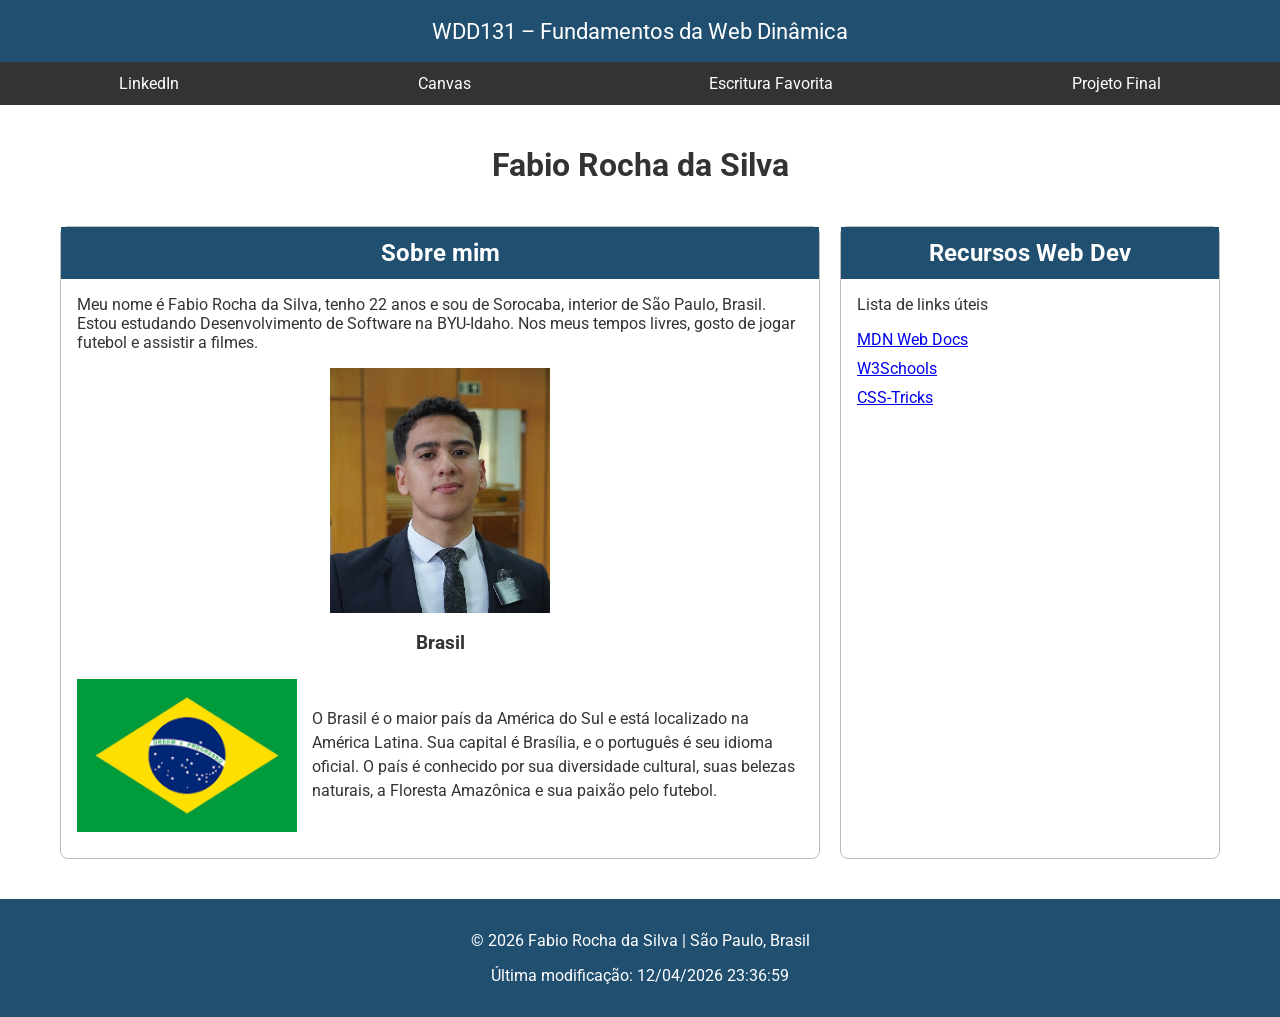
<file: index.html>
<!DOCTYPE html>
<html lang="pt-BR">

<head>
    <meta charset="UTF-8">
    <meta name="viewport" content="width=device-width, initial-scale=1.0">
    <meta name="description"
        content="Página inicial de Fabio Rocha para WDD 131 – Fundamentos da Web Dinâmica. Sobre mim, futebol, filmes e desenvolvimento web.">
    <meta name="author" content="Fabio Rocha">

    <title>WDD 131 – Fundamentos da Web Dinâmica - Fabio Rocha</title>
    <link rel="preconnect" href="https://fonts.googleapis.com">
    <link rel="preconnect" href="https://fonts.gstatic.com" crossorigin>
    <link href="https://fonts.googleapis.com/css2?family=Roboto:wght@400;700&display=swap" rel="stylesheet">
    <link rel="stylesheet" href="estilos/base.css">
    <script src="scripts/obterdatas.js" defer></script>
</head>

<body>
    <header>
        <span id="titulo-curso">WDD131 – Fundamentos da Web Dinâmica</span>
        <nav>
            <a href="https://www.linkedin.com/in/fabio-rocha-silva/">LinkedIn</a>
            <a href="https://byupw.instructure.com/">Canvas</a>
            <a href="https://www.churchofjesuschrist.org/study/scriptures/bofm/mosiah/2?lang=por&id=p41#p41">Escritura
                Favorita</a>
            <a href="#">Projeto Final</a>
        </nav>
    </header>
    <main>
        <h1> Fabio Rocha da Silva </h1>
        <section class="card">
            <h2>Sobre mim</h2>
            <p>Meu nome é Fabio Rocha da Silva, tenho 22 anos e sou de Sorocaba, interior de São Paulo, Brasil. Estou
                estudando Desenvolvimento de Software na BYU-Idaho. Nos meus tempos livres, gosto de jogar futebol e
                assistir a filmes.</p>
           <img src="imagens/perfil.jpg" alt="Foto de Fabio Rocha da Silva">

            <h3>Brasil</h3>

            <div class="sobre-brasil">
                <img src="imagens/brasil.png" alt="Bandeira do Brasil">

                <p>
                    O Brasil é o maior país da América do Sul e está localizado na
                    América Latina. Sua capital é Brasília, e o português é seu idioma
                    oficial. O país é conhecido por sua diversidade cultural, suas
                    belezas naturais, a Floresta Amazônica e sua paixão pelo futebol.
                </p>
            </div>

        </section>
        <section class="card">
            <h2>Recursos Web Dev</h2>
            <p> Lista de links úteis</p>
            <a href="https://developer.mozilla.org/pt-BR/">MDN Web Docs</a>
            <a href="https://www.w3schools.com/">W3Schools</a>
            <a href="https://css-tricks.com/">CSS-Tricks</a>

        </section>

    </main>
    <footer>
        <p>© <span id="anoatual"></span> Fabio Rocha da Silva | São Paulo, Brasil</p>
        <p id="ultimaModificacao"></p>
    </footer>
</body>


</html>
</file>
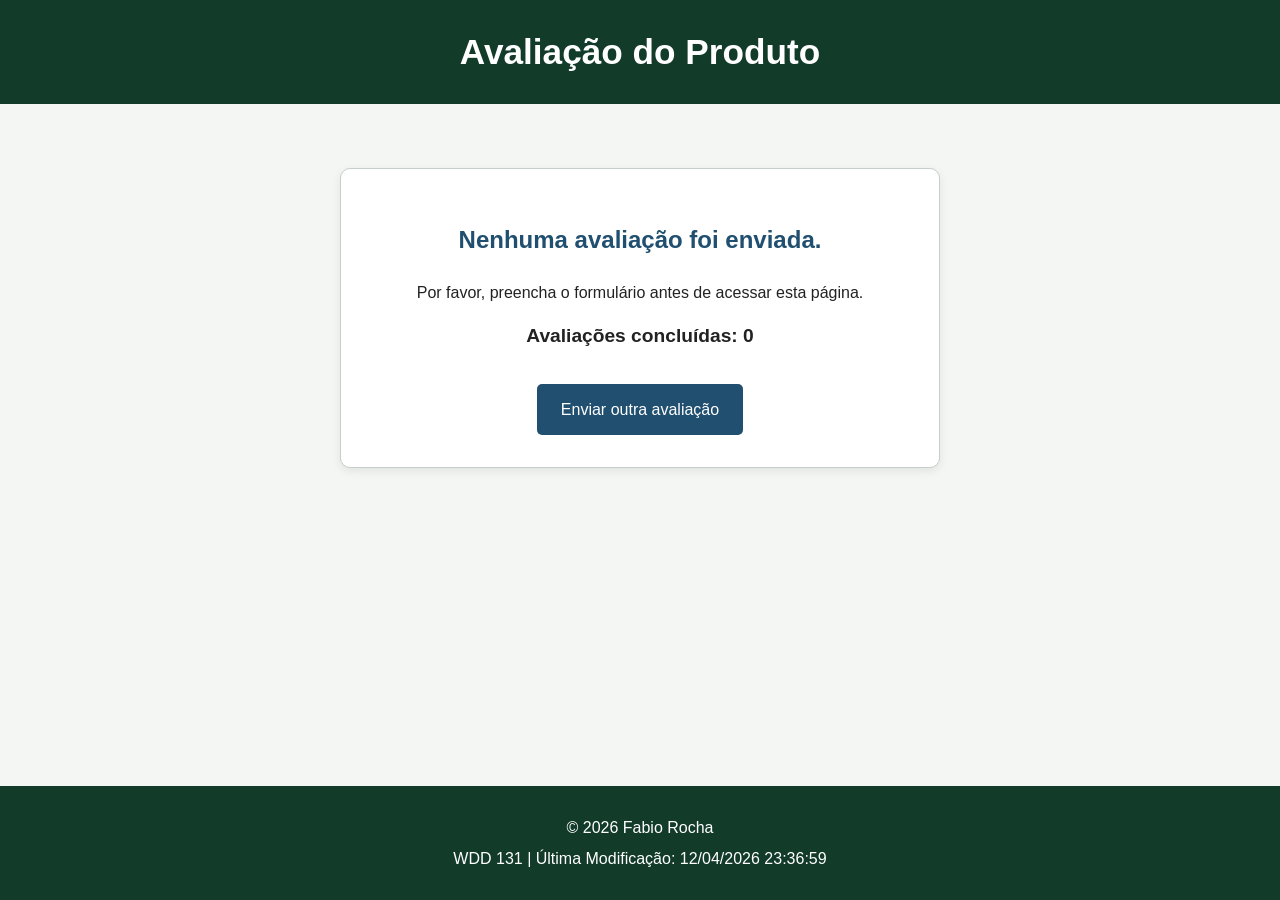
<file: avaliacao.html>
<!DOCTYPE html>
<html lang="pt-BR">
<head>
    <meta charset="UTF-8">
    <meta name="viewport" content="width=device-width, initial-scale=1.0">
    <meta name="description" content="Confirmação de envio da avaliação do produto">
    <meta name="author" content="Fabio Rocha">
    <title>Avaliação Enviada | WDD 131</title>

    <link rel="stylesheet" href="estilos/formulario.css">
    <script src="scripts/avaliacao.js" defer></script>

    <style>
        .confirmation {
            max-width: 600px;
            margin: 2rem auto;
            padding: 2rem;
            text-align: center;
            background-color: #ffffff;
            border-radius: 10px;
        }

        .confirmation h2 {
            color: #204f70;
        }

        .confirmation p {
            margin: 1rem 0;
        }

        .counter {
            font-size: 1.2rem;
            font-weight: bold;
            margin-top: 1.5rem;
        }

        .confirmation a {
            display: inline-block;
            margin-top: 1rem;
            padding: 0.8rem 1.5rem;
            background-color: #204f70;
            color: white;
            text-decoration: none;
            border-radius: 5px;
        }

        .confirmation a:hover {
            background-color: #163750;
        }
    </style>
</head>
<body>
    <header>
        <h1>Avaliação do Produto</h1>
    </header>

    <main>
        <section class="confirmation">
            <h2 id="confirmation-message">Obrigado pela sua avaliação!</h2>

            <p>
                Sua avaliação foi enviada com sucesso.
                Agradecemos por compartilhar sua experiência.
            </p>

            <p class="counter">
                Avaliações concluídas:
                <span id="review-count">0</span>
            </p>

            <a href="formulario.html">Enviar outra avaliação</a>
        </section>
    </main>

    <footer>
        <p>&copy; <span id="current-year"></span> Fabio Rocha</p>
        <p>WDD 131 | Última Modificação: <span id="last-modified"></span></p>
    </footer>

    <script>
        document.querySelector("#current-year").textContent = new Date().getFullYear();
        document.querySelector("#last-modified").textContent = document.lastModified;
    </script>
</body>
</html>
</file>
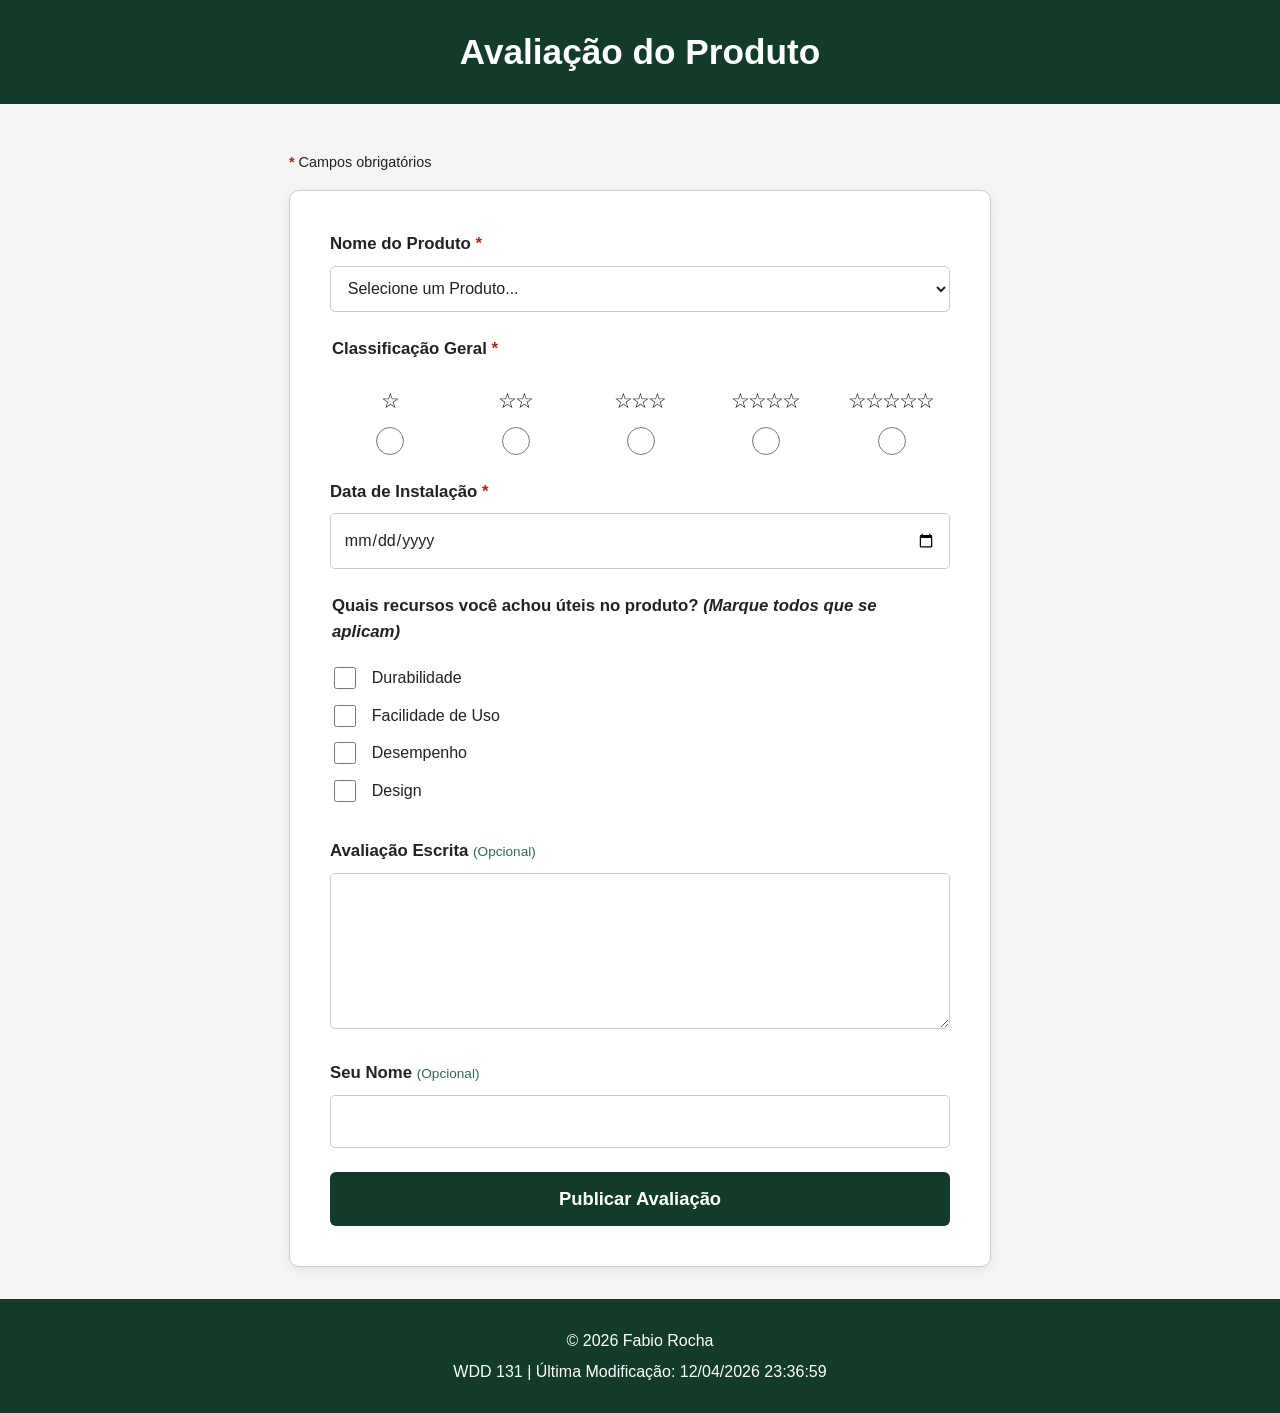
<file: formulario.html>
<!DOCTYPE html>
<html lang="pt-BR">
<head>
    <meta charset="UTF-8">
    <meta name="viewport" content="width=device-width, initial-scale=1.0">
    <meta name="description" content="Avalie nossos produtos, compartilhe sua experiência, escolha uma classificação e conte quais recursos foram mais úteis para você.">
    <meta name="author" content="Fabio Rocha">
    <title>Avaliação do Produto | WDD 131</title>

    <link rel="stylesheet" href="estilos/formulario.css">
    <script src="scripts/formulario.js" defer></script>
    <script src="scripts/footer.js" defer></script>
</head>
<body>
    <header>
        <h1>Avaliação do Produto</h1>
    </header>

    <main>
        <p class="required-note"><span class="required">*</span> Campos obrigatórios</p>
        <form method="get" action="avaliacao.html">

            <div class="form-group">
                <label for="produto">Nome do Produto <span class="required">*</span></label>
                <select id="produto" name="produto" required>
                    <option value="" disabled selected>Selecione um Produto...</option>
                </select>
            </div>

            <div class="form-group">
                <fieldset>
                    <legend>Classificação Geral <span class="required">*</span></legend>

                    <div class="rating-options">
                        <label for="rating-1">
                            <span>☆</span>
                            <input type="radio" id="rating-1" name="classificacao" value="1" required>
                        </label>

                        <label for="rating-2">
                            <span>☆☆</span>
                            <input type="radio" id="rating-2" name="classificacao" value="2" required>
                        </label>

                        <label for="rating-3">
                            <span>☆☆☆</span>
                            <input type="radio" id="rating-3" name="classificacao" value="3" required>
                        </label>

                        <label for="rating-4">
                            <span>☆☆☆☆</span>
                            <input type="radio" id="rating-4" name="classificacao" value="4" required>
                        </label>

                        <label for="rating-5">
                            <span>☆☆☆☆☆</span>
                            <input type="radio" id="rating-5" name="classificacao" value="5" required>
                        </label>
                    </div>
                </fieldset>
            </div>

            <div class="form-group">
                <label for="data-instalacao">Data de Instalação <span class="required">*</span></label>
                <input type="date" id="data-instalacao" name="data-instalacao" required>
            </div>

            <div class="form-group">
                <fieldset>
                    <legend>
                        Quais recursos você achou úteis no produto?
                        <em>(Marque todos que se aplicam)</em>
                    </legend>

                    <label class="checkbox-option" for="durabilidade">
                        <input type="checkbox" id="durabilidade" name="recursos" value="Durabilidade">
                        Durabilidade
                    </label>

                    <label class="checkbox-option" for="facilidade">
                        <input type="checkbox" id="facilidade" name="recursos" value="Facilidade de Uso">
                        Facilidade de Uso
                    </label>

                    <label class="checkbox-option" for="desempenho">
                        <input type="checkbox" id="desempenho" name="recursos" value="Desempenho">
                        Desempenho
                    </label>

                    <label class="checkbox-option" for="design">
                        <input type="checkbox" id="design" name="recursos" value="Design">
                        Design
                    </label>
                </fieldset>
            </div>

            <div class="form-group">
                <label for="avaliacao-escrita">
                    Avaliação Escrita <span class="optional">(Opcional)</span>
                </label>
                <textarea id="avaliacao-escrita" name="avaliacao-escrita" rows="5"></textarea>
            </div>

            <div class="form-group">
                <label for="nome-usuario">
                    Seu Nome <span class="optional">(Opcional)</span>
                </label>
                <input type="text" id="nome-usuario" name="nome-usuario">
            </div>

            <input type="submit" value="Publicar Avaliação">

        </form>
    </main>

    <footer>
        <p>&copy; <span id="current-year"></span> Fabio Rocha</p>
        <p>WDD 131 | Última Modificação: <span id="last-modified"></span></p>
    </footer>

</body>
</html>
</file>
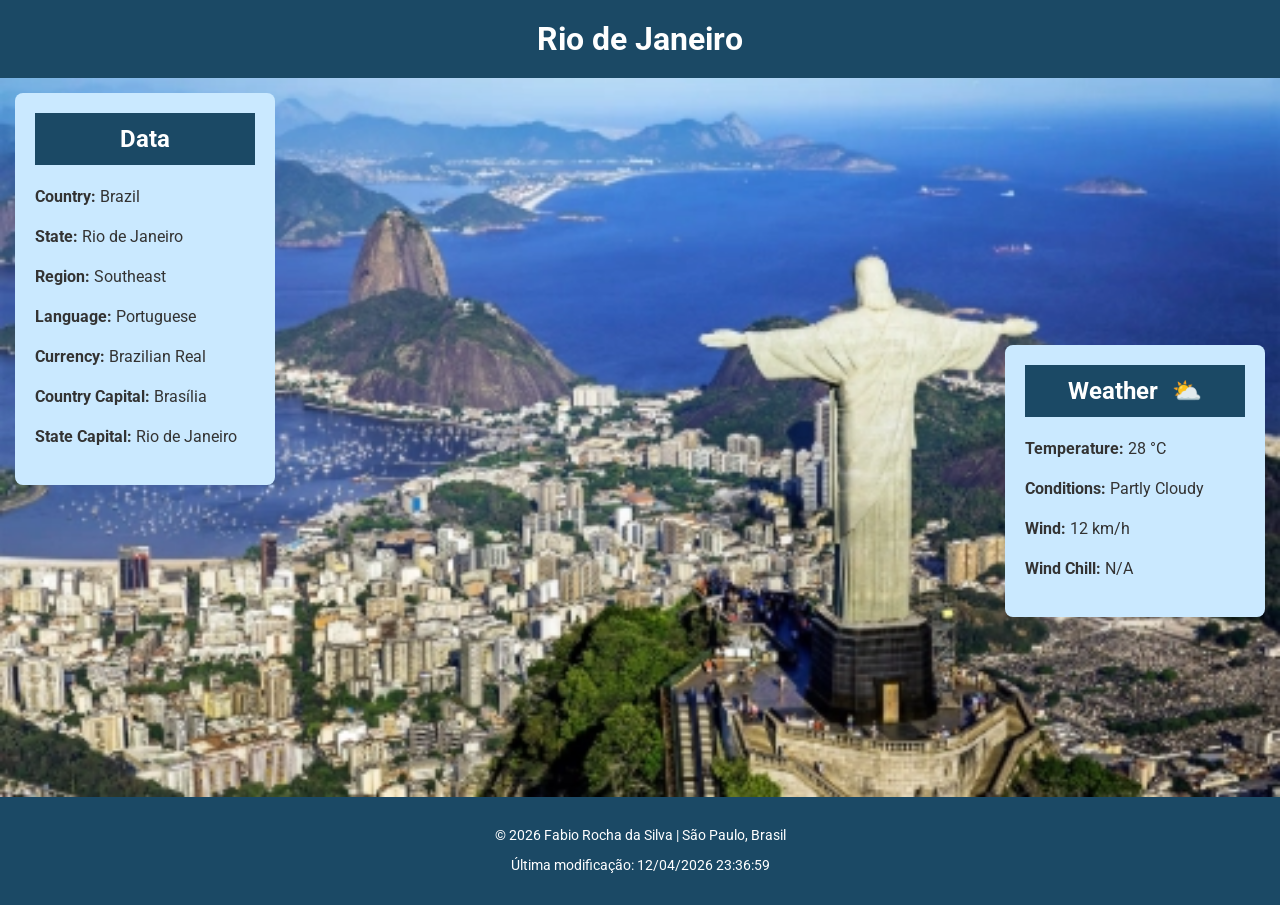
<file: local.html>
<!DOCTYPE html>
<html lang="pt-BR">

<head>
    <meta charset="UTF-8">
    <meta name="viewport" content="width=device-width, initial-scale=1.0">
    <meta name="description" content="Conheça o Rio de Janeiro, suas características, localização e clima.">
    <meta name="author" content="Fabio Rocha">

    <title>Rio de Janeiro | WDD 131</title>
    <link rel="preconnect" href="https://fonts.googleapis.com">
    <link rel="preconnect" href="https://fonts.gstatic.com" crossorigin>
    <link href="https://fonts.googleapis.com/css2?family=Roboto:wght@400;700&display=swap" rel="stylesheet">
    <link rel="stylesheet" href="estilos/local.css">

    <script src="scripts/local.js" defer></script>

</head>

<body>
    <header>
        <h1>Rio de Janeiro</h1>

    </header>
    <main>
        <picture>
            <source srcset="imagens/rio-pequeno.webp" media="(max-width: 500px)">
           <img src="imagens/rio-grande.webp"
            alt="Vista panorâmica do Rio de Janeiro com o Cristo Redentor"
            width="1920" height="1080">
        </picture>
        <section>
            <h2>Data</h2>

            <p><strong>Country:</strong> Brazil</p>
            <p><strong>State:</strong> Rio de Janeiro</p>
            <p><strong>Region:</strong> Southeast</p>
            <p><strong>Language:</strong> Portuguese</p>
            <p><strong>Currency:</strong> Brazilian Real</p>
            <p><strong>Country Capital:</strong> Brasília</p>
            <p><strong>State Capital:</strong> Rio de Janeiro</p>

        </section>

        <section>
            <h2>Weather</h2>
            <img class="icone-mobile" src="imagens/clima.svg" alt="">

            <p><strong>Temperature:</strong> 28 °C</p>
            <p><strong>Conditions:</strong> Partly Cloudy</p>
            <p><strong>Wind:</strong> 12 km/h</p>
            <p><strong>Wind Chill:</strong> <span id="sensacaoTermica">N/A</span></p>

        </section>

    </main>
    <footer>
        <p>© <span id="anoatual"></span> Fabio Rocha da Silva | São Paulo, Brasil</p>
        <p id="ultimaModificacao"></p>
    </footer>
</body>


</html>
</file>
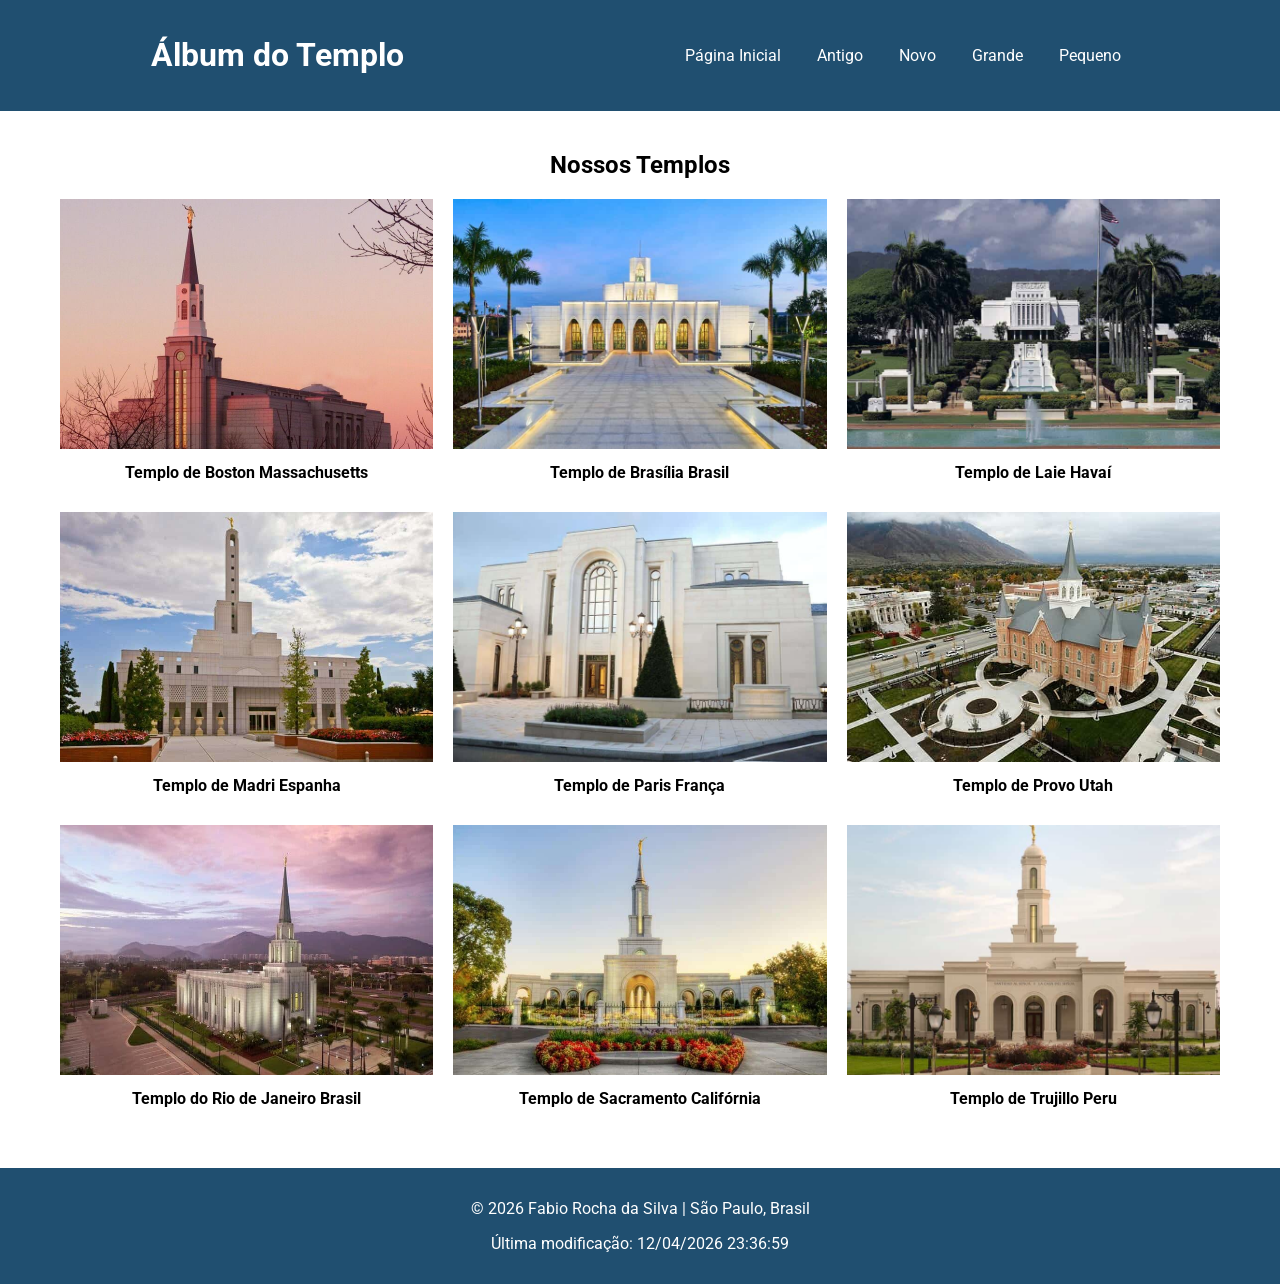
<file: templos.html>
<!DOCTYPE html>
<html lang="pt-BR">

<head>
    <meta charset="UTF-8">
    <meta name="viewport" content="width=device-width, initial-scale=1.0">
    <meta name="description" content="Álbum de imagens dos templos de A Igreja de Jesus Cristo dos Santos dos Últimos Dias.">
    <meta name="author" content="Fabio Rocha">

    <title>Álbum do Templo | WDD 131</title>
    <link rel="preconnect" href="https://fonts.googleapis.com">
    <link rel="preconnect" href="https://fonts.gstatic.com" crossorigin>
    <link href="https://fonts.googleapis.com/css2?family=Roboto:wght@400;700&display=swap" rel="stylesheet">
    <link rel="stylesheet" href="estilos/templos.css">
    <link rel="stylesheet" href="estilos/templos-grandes.css" media="(min-width: 768px)">
    <script src="scripts/templos.js" defer></script>
 
</head>

<body>
    <header>
        <h1>Álbum do Templo</h1>
        <button id="menu" aria-label="Abrir menu">☰</button>
        <nav id="navegacao">
            <a href="#">Página Inicial</a>
            <a href="#">Antigo</a>
            <a href="#">Novo</a>
            <a href="#">Grande</a>
            <a href="#">Pequeno</a>
        </nav>
    </header>
    <main>
        <h2>Nossos Templos</h2>
        <div id="galeria">
            <figure>
                <img src="imagens/templo-boston.jpg" alt="Templo de Boston Massachusetts">
                <figcaption>Templo de Boston Massachusetts</figcaption>
            </figure>
            <figure>
                <img src="imagens/templo-brasilia.jpg" alt="Templo de Brasília Brasil">
                <figcaption>Templo de Brasília Brasil</figcaption>
            </figure>
            <figure>
                <img src="imagens/templo-havai.jpg" alt="Templo de Laie Havaí">
                <figcaption>Templo de Laie Havaí</figcaption>
            </figure>
            <figure>
                <img src="imagens/templo-madri.jpg" alt="Templo de Madri Espanha">
                <figcaption>Templo de Madri Espanha</figcaption>
            </figure>
            <figure>
                <img src="imagens/templo-paris.jpg" alt="Templo de Paris França">
                <figcaption>Templo de Paris França</figcaption>
            </figure>
            <figure>
                <img src="imagens/templo-provo.jpg" alt="Templo de Provo Utah">
                <figcaption>Templo de Provo Utah</figcaption>
            </figure>
            <figure>
                <img src="imagens/templo-rio-de-janeiro.jpg" alt="Templo do Rio de Janeiro Brasil">
                <figcaption>Templo do Rio de Janeiro Brasil</figcaption>
            </figure>
            <figure>
                <img src="imagens/templo-sacramento.jpg" alt="Templo de Sacramento Califórnia">
                <figcaption>Templo de Sacramento Califórnia</figcaption>
            </figure>
            <figure>
                <img src="imagens/templo-trujillo-peru.jpg" alt="Templo de Trujillo Peru">
                <figcaption>Templo de Trujillo Peru</figcaption>
            </figure>
        </div>
    </main>
    <footer>
        <p>© <span id="anoatual"></span> Fabio Rocha da Silva | São Paulo, Brasil</p>
        <p id="ultimaModificacao"></p>
    </footer>
</body>


</html>
</file>
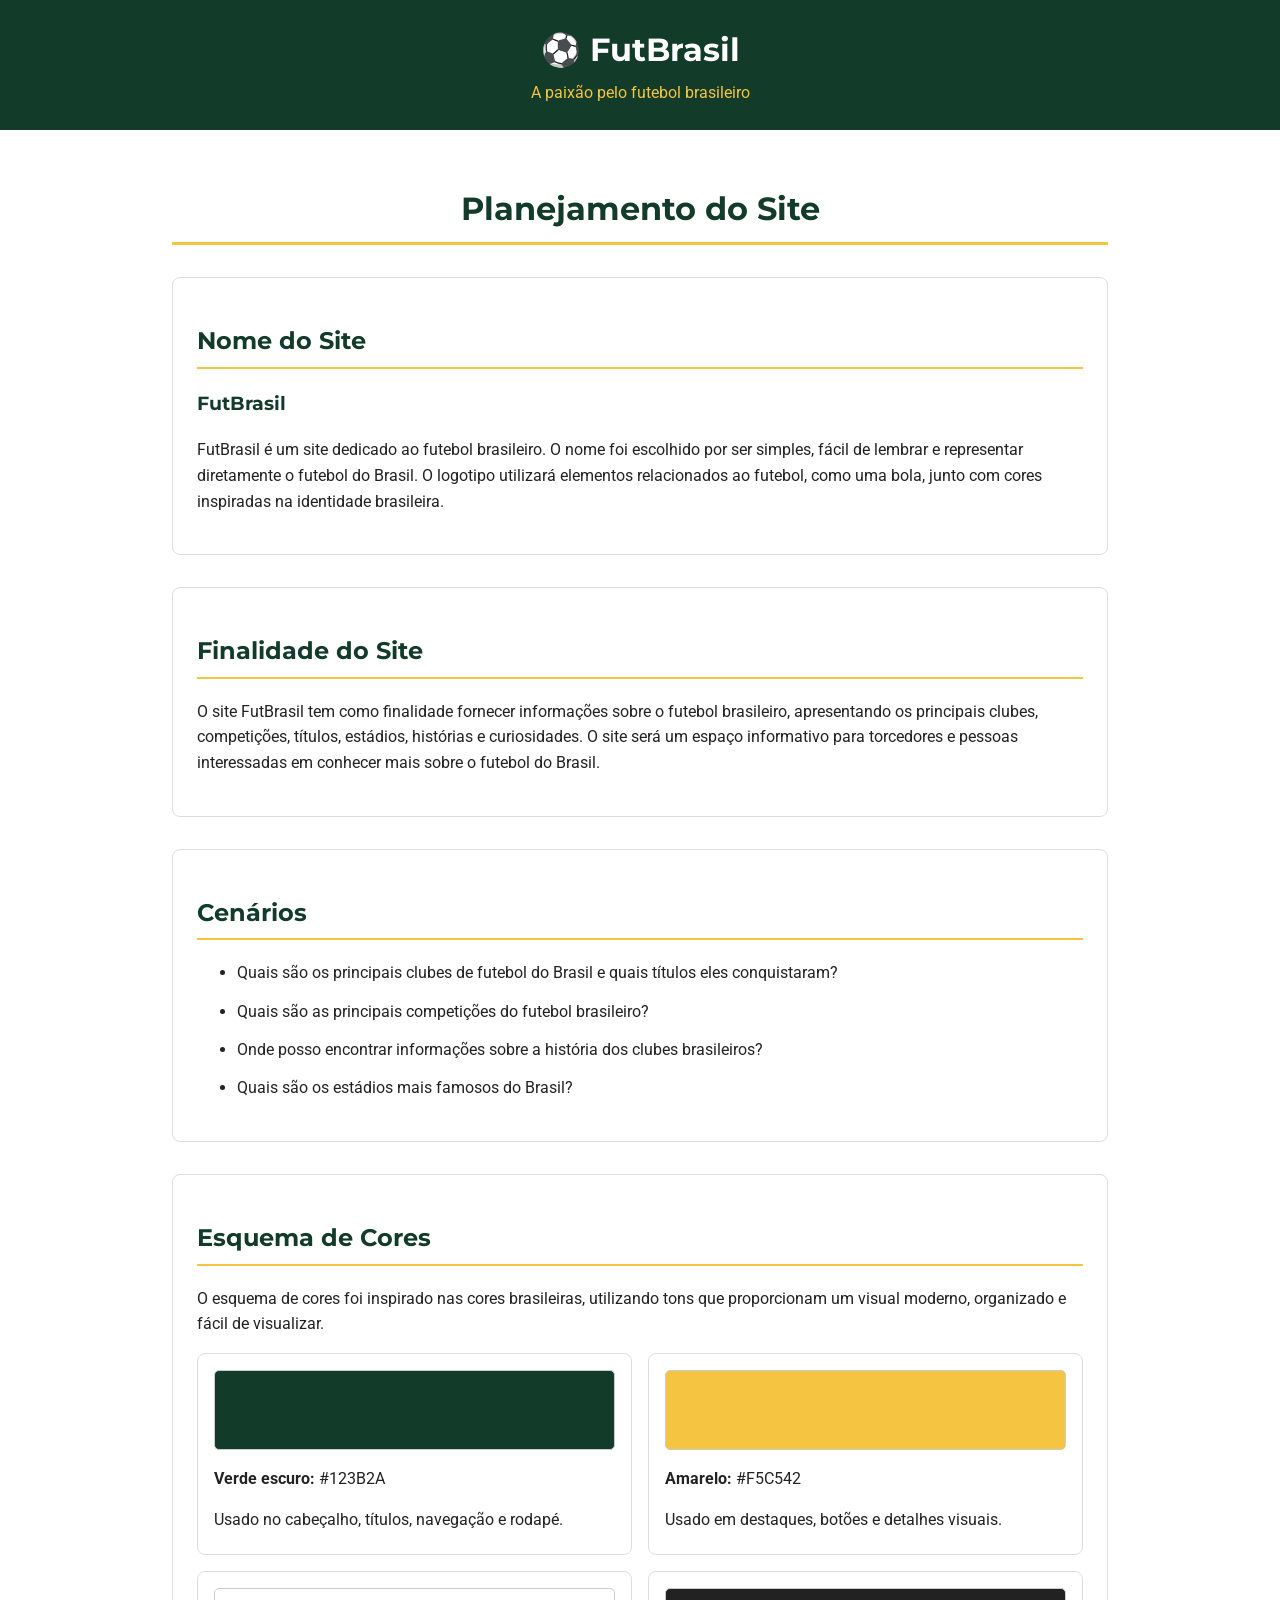
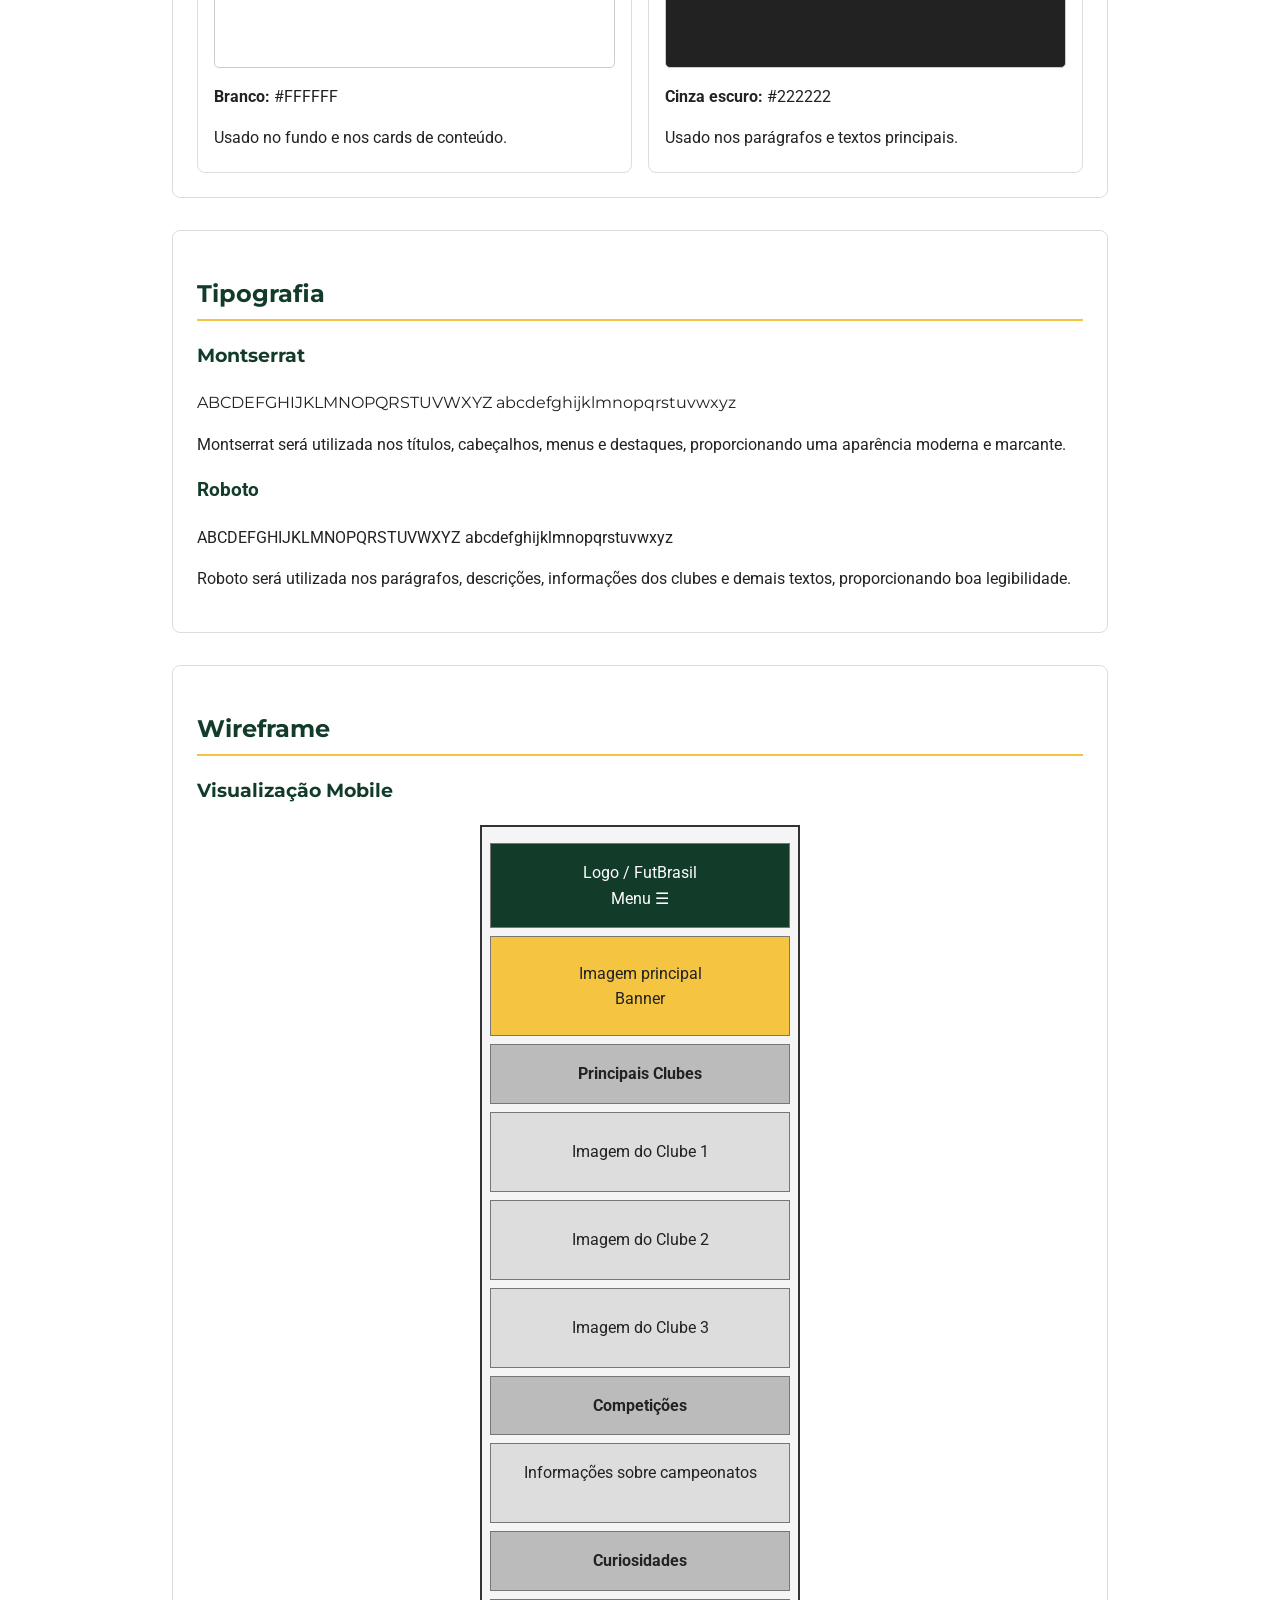
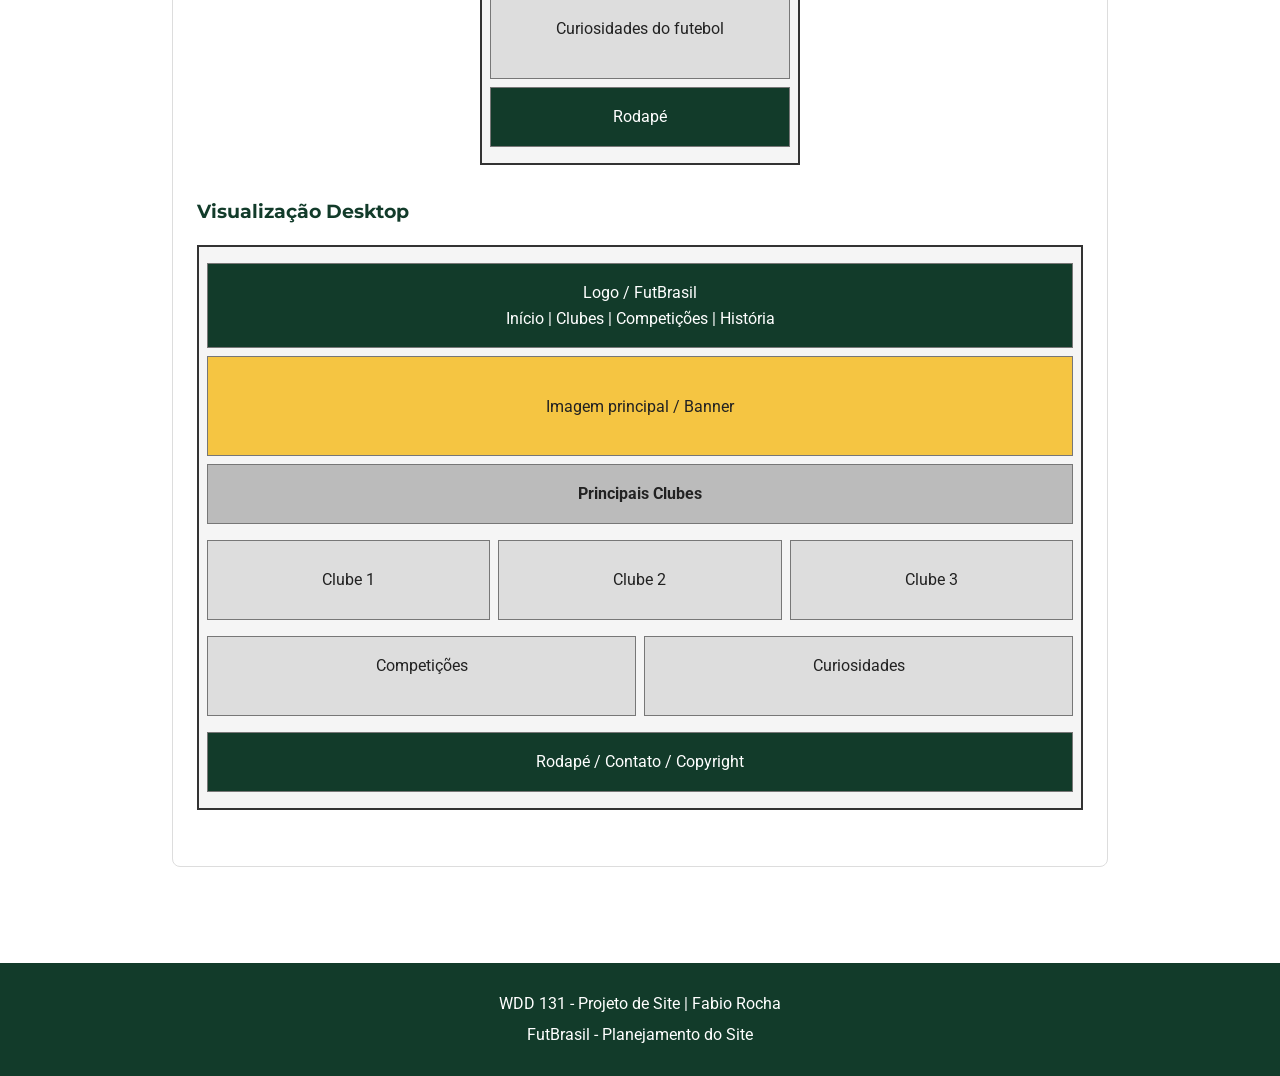
<file: projeto/planejamentodosite.html>
<!DOCTYPE html>
<html lang="pt-BR">

<head>
    <meta charset="UTF-8">
    <meta name="viewport" content="width=device-width, initial-scale=1.0">
    <meta name="description" content="Planejamento do site FutBrasil, um projeto informativo sobre clubes, competições e história do futebol brasileiro.">
    <meta name="author" content="Fabio Rocha">

    <title>Planejamento do Site | FutBrasil</title>

    <link rel="preconnect" href="https://fonts.googleapis.com">
    <link rel="preconnect" href="https://fonts.gstatic.com" crossorigin>

    <link href="https://fonts.googleapis.com/css2?family=Montserrat:wght@400;600;700&family=Roboto:wght@400;500;700&display=swap" rel="stylesheet">

    <link rel="stylesheet" href="estilos/planejamento.css">
</head>

<body>
    <header>
        <div class="logo">
            <h1>⚽ FutBrasil</h1>
            <p>A paixão pelo futebol brasileiro</p>
        </div>
    </header>

    <main>
        <h1>Planejamento do Site</h1>

        <section>
            <h2>Nome do Site</h2>
            <h3>FutBrasil</h3>

            <p>
                FutBrasil é um site dedicado ao futebol brasileiro.
                O nome foi escolhido por ser simples, fácil de lembrar
                e representar diretamente o futebol do Brasil.
                O logotipo utilizará elementos relacionados ao futebol,
                como uma bola, junto com cores inspiradas na identidade brasileira.
            </p>
        </section>

        <section>
            <h2>Finalidade do Site</h2>

            <p>
                O site FutBrasil tem como finalidade fornecer informações
                sobre o futebol brasileiro, apresentando os principais clubes,
                competições, títulos, estádios, histórias e curiosidades.
                O site será um espaço informativo para torcedores e pessoas
                interessadas em conhecer mais sobre o futebol do Brasil.
            </p>
        </section>

        <section>
            <h2>Cenários</h2>

            <ul>
                <li>Quais são os principais clubes de futebol do Brasil e quais títulos eles conquistaram?</li>
                <li>Quais são as principais competições do futebol brasileiro?</li>
                <li>Onde posso encontrar informações sobre a história dos clubes brasileiros?</li>
                <li>Quais são os estádios mais famosos do Brasil?</li>
            </ul>
        </section>

        <section>
            <h2>Esquema de Cores</h2>

            <p>
                O esquema de cores foi inspirado nas cores brasileiras,
                utilizando tons que proporcionam um visual moderno,
                organizado e fácil de visualizar.
            </p>

            <div class="color-scheme">
                <div class="color">
                    <div class="color-box green"></div>
                    <p><strong>Verde escuro:</strong> #123B2A</p>
                    <p>Usado no cabeçalho, títulos, navegação e rodapé.</p>
                </div>

                <div class="color">
                    <div class="color-box yellow"></div>
                    <p><strong>Amarelo:</strong> #F5C542</p>
                    <p>Usado em destaques, botões e detalhes visuais.</p>
                </div>

                <div class="color">
                    <div class="color-box white"></div>
                    <p><strong>Branco:</strong> #FFFFFF</p>
                    <p>Usado no fundo e nos cards de conteúdo.</p>
                </div>

                <div class="color">
                    <div class="color-box dark"></div>
                    <p><strong>Cinza escuro:</strong> #222222</p>
                    <p>Usado nos parágrafos e textos principais.</p>
                </div>
            </div>
        </section>

        <section>
            <h2>Tipografia</h2>

            <h3 class="font-montserrat">Montserrat</h3>

            <p class="font-montserrat">
                ABCDEFGHIJKLMNOPQRSTUVWXYZ
                abcdefghijklmnopqrstuvwxyz
            </p>

            <p>
                Montserrat será utilizada nos títulos, cabeçalhos,
                menus e destaques, proporcionando uma aparência
                moderna e marcante.
            </p>

            <h3 class="font-roboto">Roboto</h3>

            <p class="font-roboto">
                ABCDEFGHIJKLMNOPQRSTUVWXYZ
                abcdefghijklmnopqrstuvwxyz
            </p>

            <p>
                Roboto será utilizada nos parágrafos, descrições,
                informações dos clubes e demais textos,
                proporcionando boa legibilidade.
            </p>
        </section>

        <section>
            <h2>Wireframe</h2>

            <h3>Visualização Mobile</h3>

            <div class="wireframe mobile">
                <div class="wf-header">
                    Logo / FutBrasil
                    <br>
                    Menu ☰
                </div>

                <div class="wf-hero">
                    Imagem principal
                    <br>
                    Banner
                </div>

                <div class="wf-section">
                    Principais Clubes
                </div>

                <div class="wf-card">
                    Imagem do Clube 1
                </div>

                <div class="wf-card">
                    Imagem do Clube 2
                </div>

                <div class="wf-card">
                    Imagem do Clube 3
                </div>

                <div class="wf-section">
                    Competições
                </div>

                <div class="wf-content">
                    Informações sobre campeonatos
                </div>

                <div class="wf-section">
                    Curiosidades
                </div>

                <div class="wf-content">
                    Curiosidades do futebol
                </div>

                <div class="wf-footer">
                    Rodapé
                </div>
            </div>

            <h3>Visualização Desktop</h3>

            <div class="wireframe desktop">
                <div class="wf-header">
                    Logo / FutBrasil
                    <br>
                    Início | Clubes | Competições | História
                </div>

                <div class="wf-hero">
                    Imagem principal / Banner
                </div>

                <div class="wf-section">
                    Principais Clubes
                </div>

                <div class="wf-cards">
                    <div class="wf-card">
                        Clube 1
                    </div>

                    <div class="wf-card">
                        Clube 2
                    </div>

                    <div class="wf-card">
                        Clube 3
                    </div>
                </div>

                <div class="wf-cards">
                    <div class="wf-content">
                        Competições
                    </div>

                    <div class="wf-content">
                        Curiosidades
                    </div>
                </div>

                <div class="wf-footer">
                    Rodapé / Contato / Copyright
                </div>
            </div>
        </section>
    </main>

    <footer>
        <p>WDD 131 - Projeto de Site | Fabio Rocha</p>
        <p>FutBrasil - Planejamento do Site</p>
    </footer>
</body>

</html>
</file>
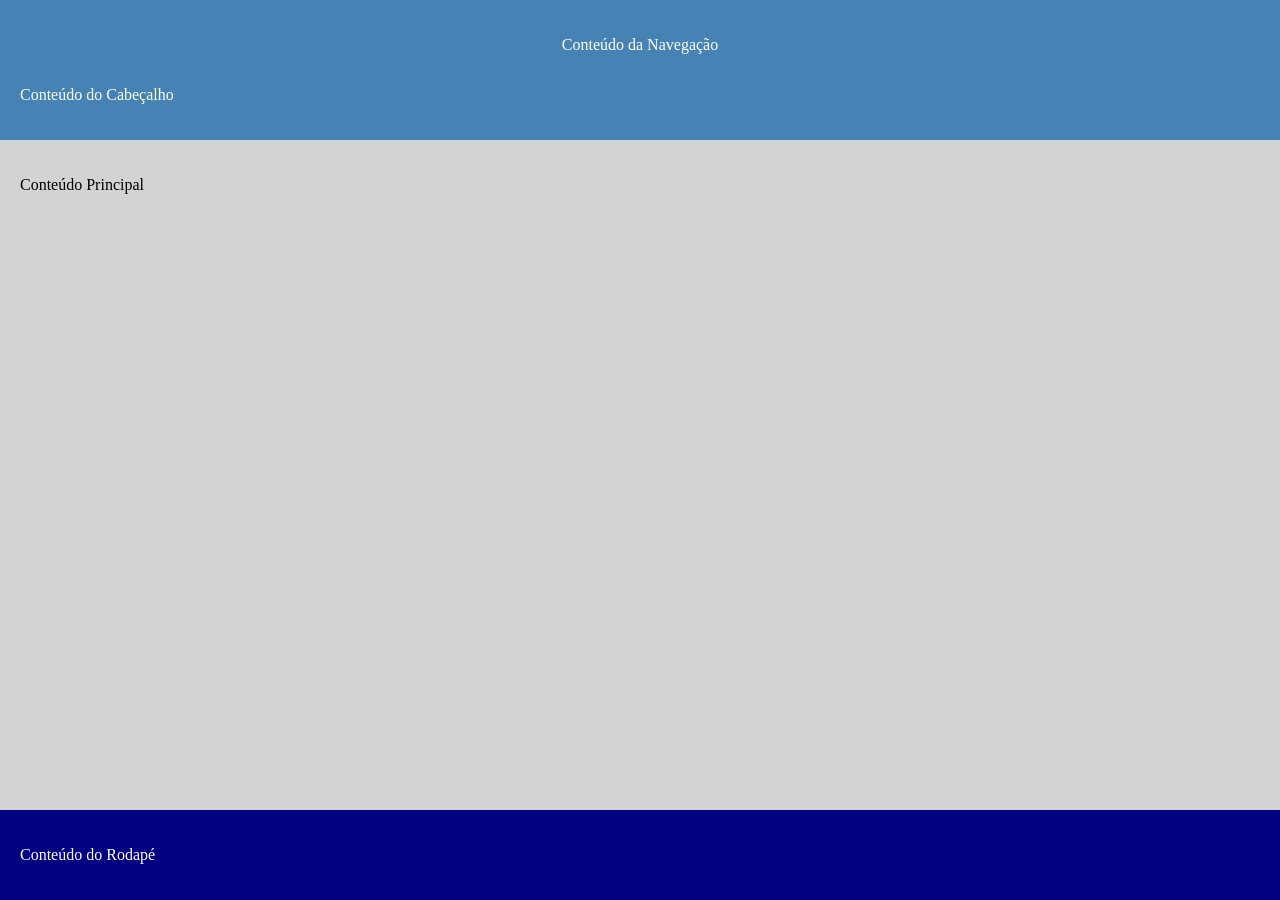
<file: semana01/layout-basico.html>
<!DOCTYPE html>
<html lang="pt-BR">

<head>
    <meta charset="UTF-8">
    <meta name="viewport" content="width=device-width, initial-scale=1.0">
    <title>Fabio Rocha | WDD 131</title>
    <link rel="stylesheet" href="estilos/layout.css">
</head>

<body>
    <header>
        <nav>
            <p>Conteúdo da Navegação</p>
        </nav>
        <p>Conteúdo do Cabeçalho</p>
    </header>

    <main>
        <p>Conteúdo Principal</p>
    </main>

    <footer>
        <p>Conteúdo do Rodapé</p>
    </footer>
</body>

</html>
</file>
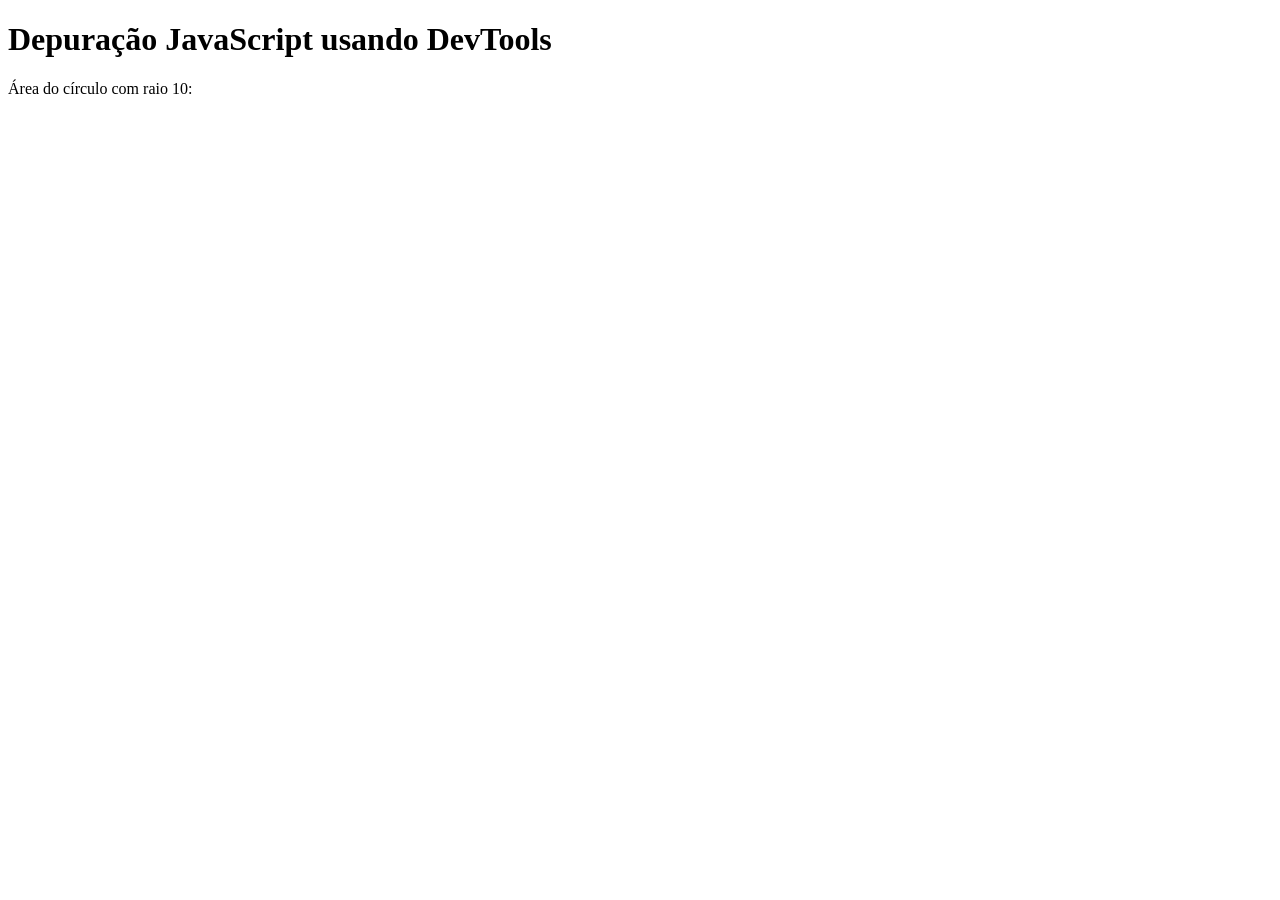
<file: semana02/depuracao.html>
<!DOCTYPE html>
<html lang="en">
<head>
    <meta charset="UTF-8">
    <meta name="viewport" content="width=device-width, initial-scale=1.0">
    <title>Document</title>
    <script src="scripts/depuracao.js" defer></script>
</head>
<body>
    
    <h1>Depuração JavaScript usando DevTools</h1>
    <p>Área do círculo com raio <span id="raio"></span>: <span id="area"></span></p>
    
</body>
</html>
</file>
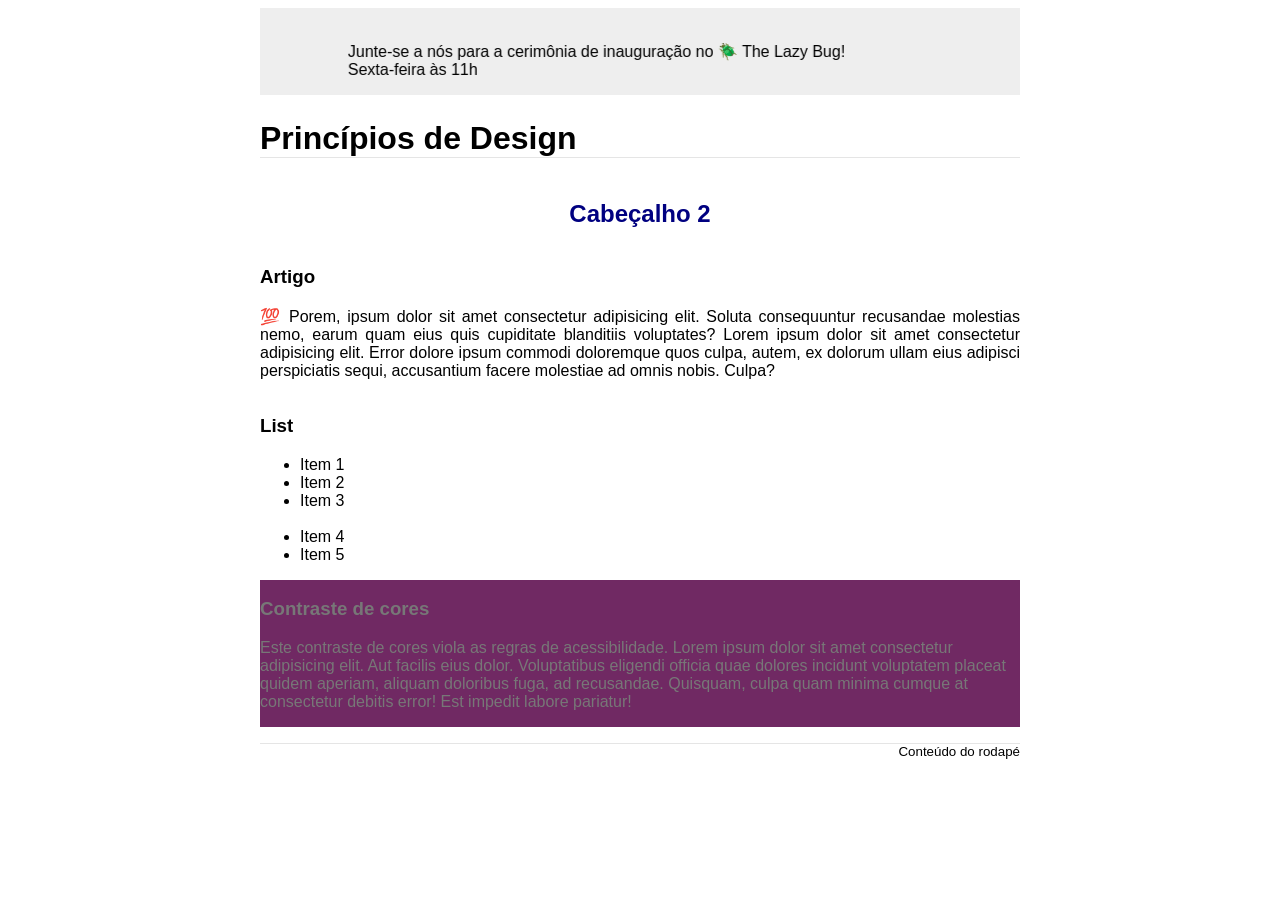
<file: semana03/design.html>
<!DOCTYPE html>
<html lang="en">
<head>
    <meta charset="UTF-8">
    <meta name="viewport" content="width=device-width, initial-scale=1.0">
    <title>Document</title>
    <link rel="stylesheet" href="estilos/design.css">
</head>
<body>

    <header>
	<marquee behavior="alternate" direction="right"><br>Junte-se a nós para a cerimônia de inauguração no 🪲 The Lazy Bug!<br>Sexta-feira às 11h</marquee>
	<h1>Princípios de Design</h1>
</header>
<main>
	<h2>Cabeçalho 2</h2>
	<section>
		<h3>Artigo</h3>
		<article>
			<p>💯 Porem, ipsum dolor sit amet consectetur adipisicing elit. Soluta consequuntur recusandae molestias nemo, earum quam eius quis cupiditate blanditiis voluptates? Lorem ipsum dolor sit amet consectetur adipisicing elit. Error dolore ipsum commodi doloremque quos culpa, autem, ex dolorum ullam eius adipisci perspiciatis sequi, accusantium facere molestiae ad omnis nobis. Culpa?</p>
		</article>
	</section>
	<section>
		<h3>List</h3>
		<ul>
			<li>Item 1</li>
			<li>Item 2</li>
			<li>Item 3<br><br></li>
			<li>Item 4</li>
			<li>Item 5</li>
		</ul>
	</section>
	<div class="callout">
		<h3>Contraste de cores</h3>
		<p>Este contraste de cores viola as regras de acessibilidade. Lorem ipsum dolor sit amet consectetur adipisicing elit. Aut facilis eius dolor. Voluptatibus eligendi officia quae dolores incidunt voluptatem placeat quidem aperiam, aliquam doloribus fuga, ad recusandae. Quisquam, culpa quam minima cumque at consectetur debitis error! Est impedit labore pariatur!</p>
	</div>
</main>
<footer>
	Conteúdo do rodapé
</footer>
    
</body>
</html>
</file>
<file: estilos/base.css>
* {
    box-sizing: border-box;
}

body {
    margin: 0;
    font-family: "Roboto", sans-serif;
    color: #333;
}

header {
    background-color: #204f70;
    color: white;
}

#titulo-curso {
    display: block;
    text-align: center;
    padding: 18px;
    font-size: 1.4rem;
}

nav {
    display: flex;
    justify-content: space-around;
    background-color: #333;
}

nav a {
    color: white;
    text-decoration: none;
    padding: 12px;
}

nav a:hover {
    background-color: #555;
}

main {
    max-width: 1200px;
    margin: 0 auto;
    padding: 20px;
}

main h1 {
    text-align: center;
}

.card {
    border: 1px solid #bbb;
    border-radius: 8px;
    padding: 16px;
    margin-bottom: 20px;
}

.card h2 {
    background-color: #204f70;
    color: white;
    text-align: center;
    padding: 12px;
    margin: -16px -16px 16px;
}

.card a {
    display: block;
    margin-bottom: 10px;
}

.card img {
    max-width: 100%;
    height: auto;
}

.card img:first-of-type {
    width: 220px;
    display: block;
    margin: 10px auto;
}

.card img:nth-of-type(2) {
    width: 150px;
    display: block;
    margin: 10px auto;
}

.card h3 {
    text-align: center;
    margin-bottom: 15px;
}

.sobre-brasil {
    display: flex;
    align-items: center;
    gap: 15px;
}

.sobre-brasil img {
    width: 120px;
    height: auto;
    flex-shrink: 0;
}

.sobre-brasil p {
    line-height: 1.5;
    margin: 0;
}

footer {
    background-color: #204f70;
    color: white;
    text-align: center;
    padding: 16px;
}

@media (min-width: 768px) {
    main {
        display: grid;
        grid-template-columns: 2fr 1fr;
        gap: 20px;
    }

    main h1 {
        grid-column: 1 / -1;
    }
}
</file>
<file: estilos/formulario.css>
* {
    box-sizing: border-box;
}

:root {
    --primary-color: #123b2a;
    --secondary-color: #e8f0eb;
    --accent-color: #2f6b4f;
    --text-color: #222222;
    --background-color: #f4f6f4;
    --border-color: #c7cec9;
    --white: #ffffff;
}

body {
    margin: 0;
    font-family: Arial, Helvetica, sans-serif;
    color: var(--text-color);
    background-color: var(--background-color);
    line-height: 1.6;

    display: flex;
    flex-direction: column;
    min-height: 100vh;
}

header {
    background-color: var(--primary-color);
    color: var(--white);
    text-align: center;
    padding: 1.5rem 1rem;
}

header h1 {
    margin: 0;
    font-size: 1.8rem;
}

main {
    max-width: 700px;
    width: 100%;
    margin: 2rem auto;
    padding: 0 1rem;
    flex: 1;
}

form {
    background-color: var(--white);
    padding: 1.5rem;
    border: 1px solid var(--border-color);
    border-radius: 10px;
    box-shadow: 0 3px 10px rgba(0, 0, 0, 0.08);
}

.form-group {
    margin-bottom: 1.5rem;
}

.form-group > label,
fieldset legend {
    display: block;
    font-weight: bold;
    margin-bottom: 0.5rem;
    font-size: 1.05rem;
}

input[type="text"],
input[type="date"],
select,
textarea {
    width: 100%;
    padding: 0.8rem;
    border: 1px solid var(--border-color);
    border-radius: 5px;
    font: inherit;
    background-color: var(--white);
    color: var(--text-color);
}

input:focus,
select:focus,
textarea:focus {
    outline: 2px solid var(--accent-color);
    outline-offset: 2px;
}

fieldset {
    border: none;
    padding: 0;
    margin: 0;
}

fieldset legend {
    width: 100%;
}

.rating-options {
    display: grid;
    grid-template-columns: repeat(5, 1fr);
    gap: 0.4rem;
    text-align: center;
    margin-top: 0.8rem;
}

.rating-options label {
    display: flex;
    flex-direction: column;
    align-items: center;
    cursor: pointer;
    gap: 0.4rem;
}

.rating-options span {
    font-size: 1.1rem;
    letter-spacing: -2px;
    color: #111111;
}

.rating-options input[type="radio"] {
    width: 25px;
    height: 25px;
    accent-color: var(--accent-color);
    cursor: pointer;
}

.checkbox-option {
    display: flex;
    align-items: center;
    gap: 0.8rem;
    margin: 0.6rem 0;
    cursor: pointer;
}

.checkbox-option input[type="checkbox"] {
    width: 22px;
    height: 22px;
    accent-color: var(--accent-color);
    cursor: pointer;
    flex-shrink: 0;
}

textarea {
    resize: vertical;
    min-height: 120px;
}

.optional {
    color: var(--accent-color);
    font-size: 0.85rem;
    font-weight: normal;
}

input[type="submit"] {
    display: block;
    width: 100%;
    padding: 1rem;
    border: none;
    border-radius: 6px;
    background-color: var(--primary-color);
    color: var(--white);
    font-size: 1.15rem;
    font-weight: bold;
    cursor: pointer;
    transition: background-color 0.2s ease;
}

input[type="submit"]:hover {
    background-color: var(--accent-color);
}

input[type="submit"]:focus {
    outline: 3px solid var(--accent-color);
    outline-offset: 3px;
}

footer {
    background-color: var(--primary-color);
    color: var(--white);
    text-align: center;
    padding: 1.5rem 1rem;
    margin-top: 0;
    width: 100%;
}

footer p {
    margin: 0.3rem 0;
}

.confirmation {
    background-color: var(--white);
    padding: 2rem;
    text-align: center;
    border-radius: 10px;
    border: 1px solid var(--border-color);
    box-shadow: 0 3px 10px rgba(0, 0, 0, 0.08);
}

.confirmation h2 {
    color: var(--primary-color);
}

.confirmation a {
    display: inline-block;
    margin-top: 1rem;
    padding: 0.8rem 1.5rem;
    background-color: var(--primary-color);
    color: var(--white);
    text-decoration: none;
    border-radius: 5px;
}

.confirmation a:hover {
    background-color: var(--accent-color);
}

.counter {
    font-size: 1.2rem;
    font-weight: bold;
    margin-top: 1.5rem;
}

.required {
    color: #b42318;
    font-weight: bold;
}

.required-note {
    font-size: 0.9rem;
    margin-bottom: 1rem;
}

@media screen and (min-width: 600px) {
    header h1 {
        font-size: 2.2rem;
    }

    main {
        padding: 0 1.5rem;
    }

    form {
        padding: 2rem;
    }

    .rating-options span {
        font-size: 1.3rem;
    }

    .rating-options input[type="radio"] {
        width: 28px;
        height: 28px;
    }
}

@media screen and (min-width: 900px) {
    main {
        max-width: 750px;
    }

    form {
        padding: 2.5rem;
    }
}
</file>
<file: estilos/local.css>
:root {
    --cor-principal: #1b4965;
    --cor-secundaria: #cae9ff;
    --cor-texto: #333333;
    --cor-fundo: #ffffff;
    --fonte-principal: 'Roboto', sans-serif;
}

* {
    box-sizing: border-box;
}

html,
body {
    min-height: 100%;
}

body {
    margin: 0;
    font-family: var(--fonte-principal);
    color: var(--cor-texto);
    background-color: var(--cor-fundo);
    min-height: 100vh;
    display: flex;
    flex-direction: column;
}

header {
    background-color: var(--cor-principal);
    color: var(--cor-fundo);
    text-align: center;
    padding: 20px;
}

h1 {
    margin: 0;
    font-size: 2rem;
}

picture {
    display: block;
    width: 100%;
}

picture img {
    display: block;
    width: 100%;
    height: auto;
}

section {
    background-color: var(--cor-secundaria);
    padding: 20px;
    margin: 15px;
    border-radius: 8px;
}

section h2 {
    background-color: var(--cor-principal);
    color: var(--cor-fundo);
    padding: 12px;
    margin-top: 0;
    text-align: center;
}

section p {
    line-height: 1.5;
}

.icone-mobile {
    display: block;
    width: 60px;
    height: 60px;
    margin: 0 auto 15px;
}

main {
    flex: 1;
}
footer {
    background-color: var(--cor-principal);
    color: var(--cor-fundo);
    text-align: center;
    padding: 20px;
    margin-top: auto;
    font-size: 0.9rem;
}

footer p {
    margin: 8px 0;
    line-height: 1.5;
}



@media screen and (min-width: 700px) {
    main {
        display: grid;
        grid-template-columns: 1fr 1fr;
    }

    picture {
    grid-column: 1 / 3;
    grid-row: 1;
    height: 100%;
    }

    picture img {
    width: 100%;
    height: 100%;
    object-fit: cover;
    object-position: center 25%;
    }

    section {
    grid-row: 1;
    align-self: start;
    width: 260px;
    }

    section:first-of-type {
    grid-column: 1;
    }

    section:last-of-type {
    grid-column: 2;
    justify-self: end;
    align-self: end;
    margin-bottom: 180px;
    }
    
    section:last-of-type h2::after {
    content: " ⛅";
    margin-left: 8px;
    }

    .icone-mobile {
    display: none;
    }

    main {
    display: grid;
    grid-template-columns: 1fr 1fr;
    grid-template-rows: minmax(600px, 1fr);
    flex: 1;
    }
}
</file>
<file: estilos/templos.css>
* {
    box-sizing: border-box;
}

body {
    font-family: 'Roboto', sans-serif;
    margin: 0;
}

header {
    background-color: #204f70;
    color: white;
    padding: 15px;
    text-align: center;
}

main {
    max-width: 1200px;
    margin: 0 auto;
    padding: 20px;
}

h2 {
    text-align: center;
}

nav {
    display: flex;
    flex-direction: column;
}

footer {
    background-color: #204f70;
    color: white;
    text-align: center;
    padding: 15px;
    margin-top: 30px;
}

#galeria {
    display: grid;
    grid-template-columns: 1fr;
    gap: 20px;
}

figure {
    margin: 0;
    text-align: center;
}

figure img {
    width: 100%;
    height: 250px;
    object-fit: cover;
}

figcaption {
    padding: 10px;
    font-weight: bold;
}

#menu {
    display: block;
    margin: 10px auto;
    font-size: 1.5rem;
    background: none;
    color: white;
    border: none;
    cursor: pointer;
}

#navegacao {
    display: none;
    flex-direction: column;
    gap: 15px;
}

#navegacao a {
    color: white;
    text-decoration: none;
    padding: 8px;
}

#navegacao a:hover {
    background-color: #376d8d;
}

#navegacao.aberto {
    display: flex;
}
</file>
<file: estilos/templos-grandes.css>
@media screen and (min-width: 768px) {

    header {
        display: flex;
        align-items: center;
        justify-content: space-around;
    }

    #menu {
        display: none;
    }

    #navegacao {
        display: flex;
        flex-direction: row;
        gap: 20px;
    }

    #galeria {
        grid-template-columns: repeat(3, 1fr);
    }

}
</file>
<file: projeto/estilos/planejamento.css>
/* General styles */
* {
    box-sizing: border-box;
}

body {
    margin: 0;
    font-family: "Roboto", sans-serif;
    background-color: #FFFFFF;
    color: #222222;
    line-height: 1.6;
}

/* Header */
header {
    background-color: #123B2A;
    color: #FFFFFF;
    padding: 1.5rem;
    text-align: center;
}

.logo h1 {
    font-family: "Montserrat", sans-serif;
    margin: 0;
}

.logo p {
    color: #F5C542;
    margin: 0.3rem 0 0;
}

/* Main content */
main {
    max-width: 1000px;
    margin: 0 auto;
    padding: 1rem;
}

main > h1 {
    font-family: "Montserrat", sans-serif;
    text-align: center;
    color: #123B2A;
    border-bottom: 3px solid #F5C542;
    padding-bottom: 0.5rem;
}

section {
    margin: 2rem 0;
    padding: 1.2rem;
    border: 1px solid #DDDDDD;
    border-radius: 8px;
}

section h2 {
    font-family: "Montserrat", sans-serif;
    color: #123B2A;
    border-bottom: 2px solid #F5C542;
    padding-bottom: 0.4rem;
}

section h3 {
    font-family: "Montserrat", sans-serif;
    color: #123B2A;
}

li {
    margin-bottom: 0.8rem;
}

/* Color scheme */
.color-scheme {
    display: grid;
    grid-template-columns: 1fr;
    gap: 1rem;
}

.color {
    border: 1px solid #DDDDDD;
    padding: 1rem;
    border-radius: 8px;
}

.color-box {
    height: 80px;
    border-radius: 5px;
    border: 1px solid #CCCCCC;
}

.green {
    background-color: #123B2A;
}

.yellow {
    background-color: #F5C542;
}

.white {
    background-color: #FFFFFF;
}

.dark {
    background-color: #222222;
}

.color p {
    margin-bottom: 0.3rem;
}

/* Typography samples */
.font-montserrat {
    font-family: "Montserrat", sans-serif;
}

.font-roboto {
    font-family: "Roboto", sans-serif;
}

/* Wireframes */
.wireframe {
    border: 2px solid #333333;
    background-color: #F5F5F5;
    padding: 0.5rem;
    margin: 1rem auto 2rem;
    text-align: center;
}

.mobile {
    max-width: 320px;
}

.desktop {
    max-width: 100%;
}

.wf-header,
.wf-hero,
.wf-section,
.wf-card,
.wf-content,
.wf-footer {
    border: 1px solid #777777;
    padding: 1rem;
    margin: 0.5rem 0;
    background-color: #DDDDDD;
}

.wf-header {
    background-color: #123B2A;
    color: #FFFFFF;
}

.wf-hero {
    background-color: #F5C542;
    min-height: 100px;
    display: flex;
    align-items: center;
    justify-content: center;
}

.wf-section {
    background-color: #BBBBBB;
    font-weight: bold;
}

.wf-card {
    min-height: 80px;
    display: flex;
    align-items: center;
    justify-content: center;
}

.wf-content {
    min-height: 80px;
}

.wf-footer {
    background-color: #123B2A;
    color: #FFFFFF;
}

.wf-cards {
    display: flex;
    gap: 0.5rem;
}

.wf-cards > div {
    flex: 1;
}

/* Footer */
footer {
    background-color: #123B2A;
    color: #FFFFFF;
    text-align: center;
    padding: 1.5rem;
    margin-top: 2rem;
}

footer p {
    margin: 0.3rem;
}

/* Larger screens */
@media screen and (min-width: 768px) {
    main {
        padding: 2rem;
    }

    .color-scheme {
        grid-template-columns: 1fr 1fr;
    }

    section {
        padding: 1.5rem;
    }

    .desktop .wf-cards {
        flex-direction: row;
    }
}
</file>
<file: semana01/estilos/layout.css>
body {
    display: grid;
    grid-template-rows: auto 1fr auto;
    min-height: 100vh;
    margin: 0;
}

nav {
    display: flex;
    justify-content: center;
    align-items: center;
}

header {
    background-color: steelblue;
    color: white;
    padding: 20px;
}

main {
    background-color: lightgray;
    padding: 20px;
}

footer {
    background-color: navy;
    color: white;
    padding: 20px;
}
</file>
<file: semana03/estilos/design.css>
body {
	font-family: Roboto, helvetica, sans-serif;
}

header,
main,
footer {
	max-width: 760px;
	margin: 0 auto;
}

marquee {
	padding: 1rem;
	background-color: #eee;
}

h1 {
	border-bottom: 1px solid rgba(0, 0, 0, 0.1);
}

main {
	display: grid;
}

h2 {
	color: navy;
	text-align: center;
}

article p {
	text-align: justify;
}

.callout {
	color: #777;
	background-color: #702963;
}

footer {
	margin-top: 1rem;
	border-top: 1px solid rgba(0, 0, 0, 0.1);
	font-size: smaller;
	text-align: right;
}
</file>
